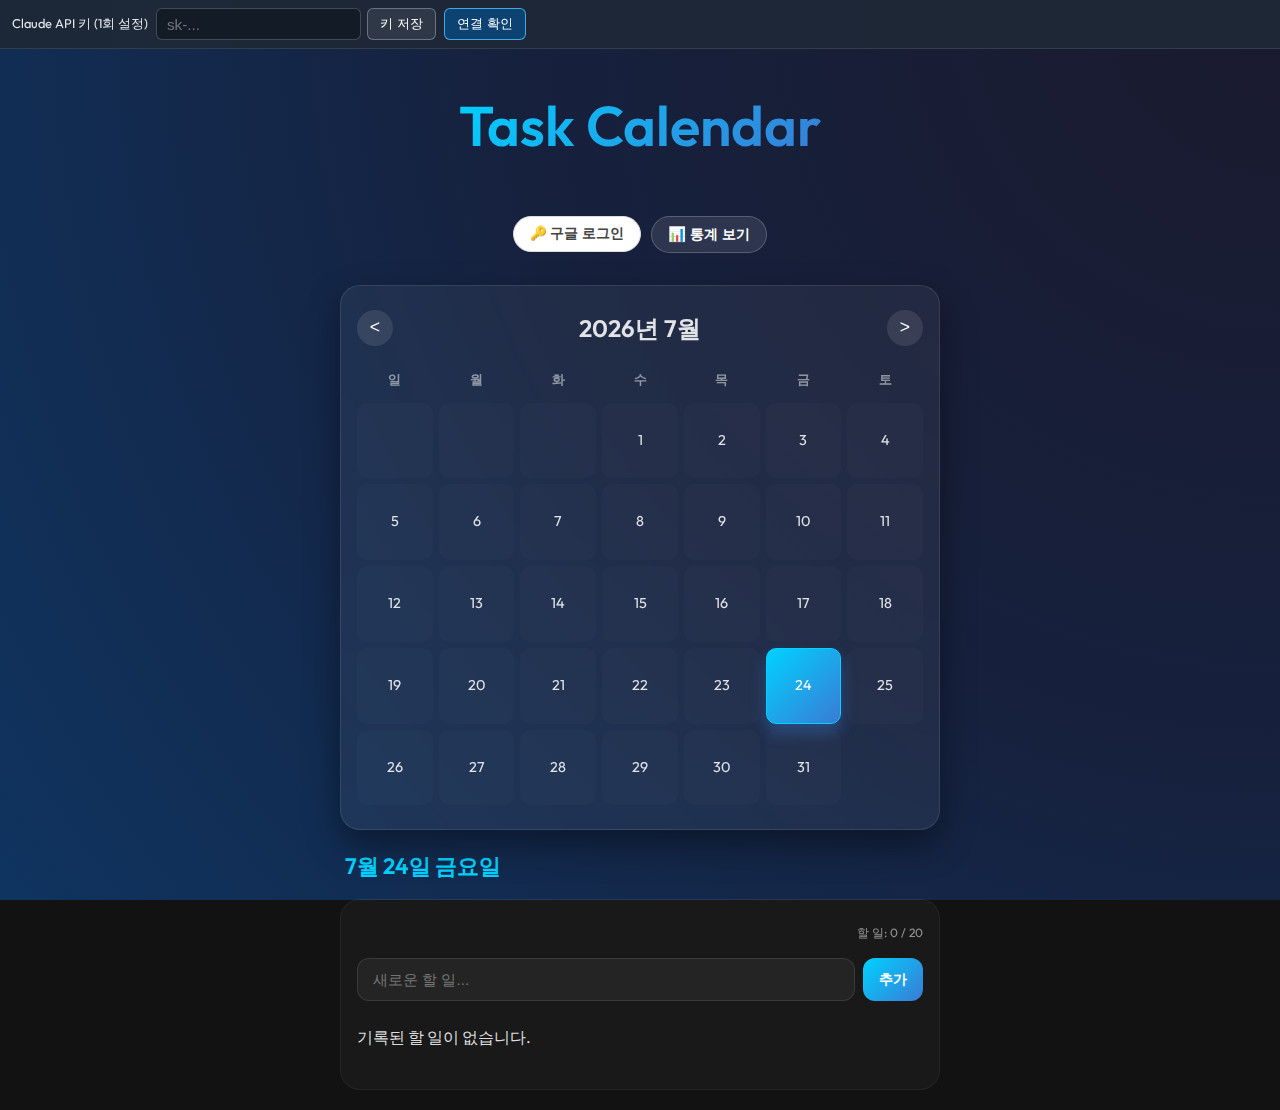
<file: index.html>
<!doctype html>
<html lang="en">

<head>
  <meta charset="UTF-8" />
  <link rel="icon" type="image/svg+xml" href="/vite.svg" />
  <meta name="viewport" content="width=device-width, initial-scale=1.0" />
  <title>Premium Task Calendar</title>
  <link rel="manifest" href="/manifest.json" />
  <meta name="theme-color" content="#3a7bd5" />
  <script type="module" crossorigin src="/assets/index-D6skZGUf.js"></script>
  <link rel="stylesheet" crossorigin href="/assets/index-nfgOXq_J.css">
</head>

<body>
  <div id="root"></div>
  <script>
    // 기존 "통계 보기" 버튼 동작(리포트 팝업)은 그대로 두고,
    // 리포트 팝업이 열렸을 때에만 팝업 안에 AI 인사이트 영역을 주입한다.
    window.addEventListener('DOMContentLoaded', function () {
      var aiInsightsArmed = false;
      var aiInsightsAttached = false;

      // 메인 페이지(index)에 API 키 입력 영역 추가 — 연결 후 통계 보기에서 바로 제언 확인
      (function addMainPageKeyPanel() {
        var panel = document.createElement('div');
        panel.id = 'ai-key-panel';
        panel.style.cssText = 'position:fixed;top:0;left:0;right:0;z-index:1000;padding:8px 12px;' +
          'background:rgba(30,40,55,0.95);border-bottom:1px solid rgba(255,255,255,0.1);' +
          'display:flex;flex-wrap:wrap;align-items:center;gap:8px;font-size:0.8rem;';
        panel.innerHTML = ''
          + '<span style="color:rgba(255,255,255,0.9);white-space:nowrap;">Claude API 키 (1회 설정)</span>'
          + '<span id="ai-key-input-wrap" style="display:flex;flex:1;min-width:0;max-width:280px;gap:6px;">'
          + '  <input type="password" id="ai-key-input-main" placeholder="sk-..." '
          + '    style="flex:1;min-width:0;padding:6px 10px;border-radius:6px;'
          + '    border:1px solid rgba(255,255,255,0.2);background:rgba(0,0,0,0.3);color:#fff;outline:none;" />'
          + '  <button type="button" id="ai-key-save-main" style="padding:6px 12px;border-radius:6px;'
          + '    border:1px solid rgba(255,255,255,0.3);background:rgba(255,255,255,0.08);color:#fff;cursor:pointer;">키 저장</button>'
          + '</span>'
          + '<button type="button" id="ai-key-test-main" style="padding:6px 12px;border-radius:6px;'
          + '  border:1px solid rgba(79,195,247,0.8);background:rgba(1,87,155,0.6);color:#fff;cursor:pointer;">연결 확인</button>'
          + '<span id="ai-key-status-main" style="color:rgba(255,255,255,0.6);font-size:0.75rem;"></span>';
        document.body.insertBefore(panel, document.body.firstChild);
        document.body.style.paddingTop = '46px';

        var keyInput = document.getElementById('ai-key-input-main');
        var keyInputWrap = document.getElementById('ai-key-input-wrap');
        var keySave = document.getElementById('ai-key-save-main');
        var keyTest = document.getElementById('ai-key-test-main');
        var statusEl = document.getElementById('ai-key-status-main');
        function setStatus(txt, isErr) {
          statusEl.textContent = txt || '';
          statusEl.style.color = isErr ? '#ff8a80' : 'rgba(255,255,255,0.7)';
        }
        function setKeyPanelConnected(connected) {
          if (keyInputWrap) keyInputWrap.style.display = connected ? 'none' : 'flex';
          if (connected) {
            keyInput.value = '';
            setStatus('Claude API가 연결되어 있습니다.', false);
          } else {
            setStatus('', false);
          }
        }
        // 페이지 로드 시에는 입력창을 숨기지 않음. (저장된 키가 무효할 수 있어 연결 실패 시에도 입력창이 보여야 함)
        // '키 저장' 또는 '연결 확인' 성공 시에만 입력창 숨김
        fetch('api.php?action=checkClaudeKey')
          .then(function (r) { return r.json(); })
          .then(function (d) {
            if (d && d.success && d.data && d.data.configured) {
              setStatus('저장된 키가 있습니다. 연결 확인을 눌러 검증하세요.', false);
            }
          })
          .catch(function () {});
        keySave.addEventListener('click', function () {
          var v = (keyInput.value || '').trim();
          if (!v) { setStatus('키를 입력해 주세요.', true); return; }
          keySave.disabled = true;
          setStatus('저장 중...', false);
          fetch('api.php?action=saveClaudeKey', {
            method: 'POST',
            headers: { 'Content-Type': 'application/json' },
            body: JSON.stringify({ apiKey: v })
          })
            .then(function (r) { return r.json(); })
            .then(function (d) {
              if (d && d.success) {
                setStatus('저장됨. 통계 보기에서 제언을 확인하세요.', false);
                setKeyPanelConnected(true);
              } else { setStatus((d && d.message) || '저장 실패', true); }
            })
            .catch(function () { setStatus('통신 오류', true); })
            .finally(function () { keySave.disabled = false; });
        });
        keyTest.addEventListener('click', function () {
          var v = (keyInput.value || '').trim();
          keyTest.disabled = true;
          setStatus('확인 중...', false);
          fetch('api.php?action=testClaudeKey', {
            method: 'POST',
            headers: { 'Content-Type': 'application/json' },
            body: JSON.stringify(v ? { apiKey: v } : {})
          })
            .then(function (r) { return r.json(); })
            .then(function (d) {
              if (d && d.success) {
                setStatus(d.message || '연결됨', false);
                setKeyPanelConnected(true);
              } else { setStatus((d && d.message) || '연결 실패', true); }
            })
            .catch(function () { setStatus('통신 오류', true); })
            .finally(function () { keyTest.disabled = false; });
        });
      })();

      function isReportModal(node) {
        if (!node || node.nodeType !== 1 || node.id === 'root' || node === document.body) return false;
        var text = (node.textContent || '').trim();
        return text.indexOf('리포트') !== -1
          && text.indexOf('이번 달 달성률') !== -1
          && text.indexOf('일간 달성률 추이') !== -1
          && text.indexOf('남은 할 일 목록') !== -1;
      }

      function scanAndEnhance() {
        if (!aiInsightsArmed || aiInsightsAttached) return;

        var allDivs = document.querySelectorAll('div');
        var candidates = [];
        for (var i = 0; i < allDivs.length; i++) {
          var node = allDivs[i];
          if (node.parentElement === document.body) continue;
          if (node.getAttribute('data-ai-insights-attached') === '1') continue;
          if (isReportModal(node)) candidates.push(node);
        }
        // 팝업창 안쪽에 붙이기 위해, 리포트 내용을 가진 div 중 가장 안쪽(innermost) 노드만 사용
        var modalRoot = null;
        for (var j = 0; j < candidates.length; j++) {
          var c = candidates[j];
          var hasDescendantMatch = false;
          var descendants = c.querySelectorAll('div');
          for (var k = 0; k < descendants.length; k++) {
            if (candidates.indexOf(descendants[k]) !== -1) {
              hasDescendantMatch = true;
              break;
            }
          }
          if (!hasDescendantMatch) {
            modalRoot = c;
            break;
          }
        }
        if (!modalRoot) modalRoot = candidates[0];
        if (!modalRoot) return;

        attachAiBox(modalRoot);
        modalRoot.setAttribute('data-ai-insights-attached', '1');
        aiInsightsAttached = true;
      }

      function attachAiBox(modalRoot) {
        var box = document.createElement('div');
        box.className = 'ai-insights-root';
        box.style.marginTop = '16px';
        box.style.padding = '12px';
        box.style.borderRadius = '10px';
        box.style.border = '1px solid rgba(255,255,255,0.08)';
        box.style.background = 'rgba(0,0,0,0.2)';
        box.style.backdropFilter = 'blur(6px)';
        box.style.color = 'rgba(255,255,255,0.9)';

        box.innerHTML = ''
          + '<div style="margin-bottom:6px;">'
          + '  <div style="font-size:0.95rem;font-weight:600;display:flex;align-items:center;gap:6px;">'
          + '    <span style="font-size:1rem;">✨</span>'
          + '    <span>AI 기반 남은 할 일 제언</span>'
          + '  </div>'
          + '</div>'
          + '<p style="margin:0 0 8px 0;font-size:0.8rem;color:rgba(255,255,255,0.7);">'
          + '메인 화면에서 API 키를 연결한 후, 통계 보기 시 자동으로 제언을 불러옵니다.'
          + '</p>'
          + '<div class="ai-insights-message"'
          + '     style="display:none;margin-top:6px;font-size:0.8rem;padding:6px 8px;border-radius:6px;'
          + '            background:rgba(3,155,229,0.1);color:#81d4fa;"></div>'
          + '<div class="ai-insights-result" style="display:none;margin-top:8px;font-size:0.82rem;line-height:1.5;">'
          + '  <div style="margin-bottom:4px;"><strong>요약</strong><br><span data-ai="summary"></span></div>'
          + '  <div style="margin-bottom:4px;"><strong>의미론적 패턴</strong><br><span data-ai="semantic"></span></div>'
          + '  <div style="margin-bottom:4px;"><strong>인지 부하 유형</strong><br><span data-ai="cognitive"></span></div>'
          + '  <div style="margin-bottom:4px;"><strong>병목 분석</strong><br><span data-ai="bottleneck"></span></div>'
          + '  <div style="margin-bottom:4px;"><strong>개선 대책 1</strong><br><span data-ai="plan1"></span></div>'
          + '  <div style="margin-bottom:4px;"><strong>개선 대책 2</strong><br><span data-ai="plan2"></span></div>'
          + '  <div style="margin-bottom:0;"><strong>동기부여 문구</strong><br><span data-ai="quote"></span></div>'
          + '</div>'
          + '<div class="ai-insights-footer" style="margin-top:16px;padding-top:12px;border-top:1px solid rgba(255,255,255,0.1);'
          + '  display:flex;gap:8px;justify-content:flex-end;align-items:center;">'
          + '  <button type="button" class="ai-insights-retry" style="display:none;padding:6px 14px;border-radius:6px;'
          + '    border:1px solid rgba(79,195,247,0.6);background:rgba(1,87,155,0.4);'
          + '    color:#81d4fa;font-size:0.8rem;cursor:pointer;">다시 시도</button>'
          + '  <span class="ai-insights-confirm-slot"></span>'
          + '</div>';

        // 팝업 전체(윗부분~맨 아래 버튼)가 한 스크롤로 보이도록: 모달 콘텐츠에 max-height + overflow-y 적용
        var scrollHost = modalRoot;
        var hostStyle = scrollHost.style;
        hostStyle.maxHeight = '90vh';
        hostStyle.overflowY = 'auto';
        hostStyle.overflowX = 'hidden';
        scrollHost.appendChild(box);

        // 알림 테스트 버튼 제거, 확인 버튼은 맨 아래(푸터)로 이동
        (function moveReportButtons() {
          var confirmSlot = box.querySelector('.ai-insights-confirm-slot');
          function walk(parent, fn) {
            var nodes = parent.querySelectorAll('button, a[role="button"], [role="button"]');
            for (var i = 0; i < nodes.length; i++) {
              if (box.contains(nodes[i])) continue;
              fn(nodes[i]);
            }
          }
          walk(modalRoot, function (el) {
            var txt = (el.textContent || '').trim();
            if (txt.indexOf('알림 테스트') !== -1) {
              el.parentNode && el.parentNode.removeChild(el);
            } else if (txt.indexOf('확인') !== -1 && confirmSlot && confirmSlot.childNodes.length === 0) {
              el.parentNode && el.parentNode.removeChild(el);
              confirmSlot.appendChild(el);
            }
          });
        })();

        var msg = box.querySelector('.ai-insights-message');
        var retryBtn = box.querySelector('.ai-insights-retry');
        var res = box.querySelector('.ai-insights-result');

        function showMsg(text, isError) {
          if (!msg) return;
          msg.textContent = text;
          msg.style.display = 'block';
          msg.style.background = isError
            ? 'rgba(239,83,80,0.15)'
            : 'rgba(3,155,229,0.15)';
          msg.style.color = isError ? '#ff8a80' : '#81d4fa';
          if (retryBtn) retryBtn.style.display = isError ? 'inline-block' : 'none';
        }

        function runInsights() {
          showMsg('제언을 불러오는 중입니다...', false);
          if (res) res.style.display = 'none';
          fetch('api.php?action=generateInsights', {
            method: 'POST',
            headers: { 'Content-Type': 'application/json' },
            body: JSON.stringify({})
          })
            .then(function (r) { return r.json(); })
            .then(function (data) {
              if (!data || !data.success) {
                showMsg((data && data.message) || '제언을 불러오지 못했습니다. 아래 "다시 시도"를 눌러 주세요.', true);
                return;
              }
              showMsg('제언을 불러왔습니다.', false);
              if (!res) return;
              var stored = data.data && data.data.stored ? data.data.stored : {};
              function norm(s) {
                return (s || '').replace(/\\\\n/g, '\\n').replace(/\\n/g, '\\n');
              }
              res.querySelector('[data-ai="summary"]').textContent   = norm(stored.summary_text);
              res.querySelector('[data-ai="semantic"]').textContent  = norm(stored.semantic_pattern);
              res.querySelector('[data-ai="cognitive"]').textContent = norm(stored.cognitive_load_type);
              res.querySelector('[data-ai="bottleneck"]').textContent= norm(stored.bottleneck_analysis);
              res.querySelector('[data-ai="plan1"]').textContent     = norm(stored.action_plan_1);
              res.querySelector('[data-ai="plan2"]').textContent     = norm(stored.action_plan_2);
              res.querySelector('[data-ai="quote"]').textContent     = norm(stored.motivation_quote);
              res.style.display = 'block';
            })
            .catch(function () {
              showMsg('서버 통신에 실패했습니다.', true);
            });
        }

        if (retryBtn) {
          retryBtn.addEventListener('click', function () { runInsights(); });
        }
        runInsights();
      }

      // "통계 보기" 버튼을 눌렀을 때만 AI 박스를 활성화
      document.body.addEventListener('click', function (e) {
        var el = e.target;
        while (el && el !== document.body) {
          var role = el.getAttribute && el.getAttribute('role');
          if (el.tagName === 'BUTTON' || el.tagName === 'A' || role === 'button') {
            var text = (el.textContent || '').trim();
            if (text.indexOf('통계 보기') !== -1) {
              aiInsightsArmed = true;
              aiInsightsAttached = false;
              // 팝업 DOM이 그려진 뒤에 스캔
              setTimeout(scanAndEnhance, 80);
              break;
            }
          }
          el = el.parentElement;
        }
      }, true);

      // 모달이 열릴 때마다 감지
      var observer = new MutationObserver(function () {
        scanAndEnhance();
      });
      observer.observe(document.body, { childList: true, subtree: true });
      // 초기 스캔
      scanAndEnhance();
    });
  </script>
</body>

</html>
</file>
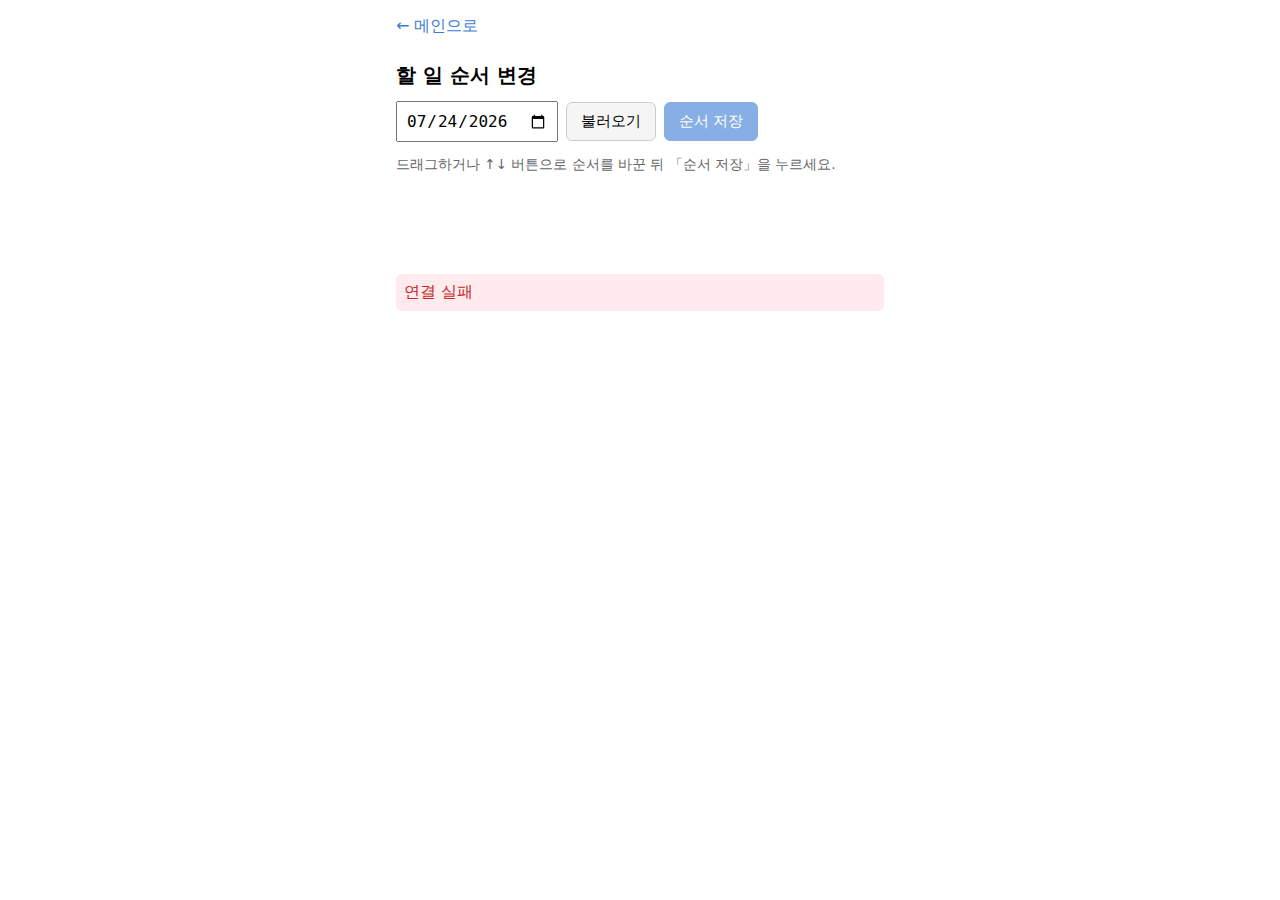
<file: reorder.html>
<!DOCTYPE html>
<html lang="ko">
<head>
  <meta charset="UTF-8" />
  <meta name="viewport" content="width=device-width, initial-scale=1.0" />
  <title>할 일 순서 변경</title>
  <style>
    * { box-sizing: border-box; }
    body { font-family: system-ui, sans-serif; max-width: 520px; margin: 0 auto; padding: 16px; }
    h1 { font-size: 1.25rem; margin-bottom: 12px; }
    .toolbar { display: flex; gap: 8px; align-items: center; margin-bottom: 12px; flex-wrap: wrap; }
    input[type="date"] { padding: 8px; font-size: 1rem; }
    button { padding: 8px 14px; cursor: pointer; font-size: 0.95rem; border-radius: 6px; border: 1px solid #ccc; background: #f5f5f5; }
    button.primary { background: #3a7bd5; color: #fff; border-color: #3a7bd5; }
    button:disabled { opacity: 0.6; cursor: not-allowed; }
    ul { list-style: none; padding: 0; margin: 0; min-height: 80px; }
    li { display: flex; align-items: center; gap: 6px; padding: 10px 12px; margin-bottom: 6px; background: #f9f9f9; border-radius: 8px; border: 1px solid #eee; user-select: none; -webkit-user-select: none; }
    li.dragging { opacity: 0.5; background: #e3f2fd; border-color: #3a7bd5; }
    li.drag-over { border-color: #3a7bd5; background: #e8f0fe; }
    .drag-handle { cursor: grab; padding: 4px 6px; color: #666; font-size: 1.1rem; flex-shrink: 0; }
    .drag-handle:active { cursor: grabbing; }
    .order-btns { display: flex; flex-direction: column; gap: 2px; flex-shrink: 0; }
    .order-btns button { padding: 2px 8px; font-size: 0.85rem; line-height: 1.2; }
    .item-text { flex: 1; min-width: 0; }
    .item-done { text-decoration: line-through; color: #888; }
    .msg { margin-top: 12px; padding: 8px; border-radius: 6px; }
    .msg.ok { background: #e8f5e9; color: #2e7d32; }
    .msg.err { background: #ffebee; color: #c62828; }
    .back { display: inline-block; margin-bottom: 12px; color: #3a7bd5; text-decoration: none; }
    .hint { font-size: 0.85rem; color: #666; margin-bottom: 8px; }
  </style>
</head>
<body>
  <a class="back" href="index.html">← 메인으로</a>
  <h1>할 일 순서 변경</h1>
  <div class="toolbar">
    <input type="date" id="date" />
    <button type="button" id="btnLoad">불러오기</button>
    <button type="button" id="btnSave" class="primary" disabled>순서 저장</button>
  </div>
  <p class="hint">드래그하거나 ↑↓ 버튼으로 순서를 바꾼 뒤 「순서 저장」을 누르세요.</p>
  <ul id="list"></ul>
  <div id="msg" class="msg" style="display:none;"></div>

  <script>
    (function () {
      const API = 'api.php';
      const dateEl = document.getElementById('date');
      const listEl = document.getElementById('list');
      const btnLoad = document.getElementById('btnLoad');
      const btnSave = document.getElementById('btnSave');
      const msgEl = document.getElementById('msg');

      function today() {
        const d = new Date();
        return d.getFullYear() + '-' + String(d.getMonth() + 1).padStart(2, '0') + '-' + String(d.getDate()).padStart(2, '0');
      }

      function showMsg(text, isError) {
        msgEl.textContent = text;
        msgEl.className = 'msg ' + (isError ? 'err' : 'ok');
        msgEl.style.display = 'block';
        setTimeout(function () { msgEl.style.display = 'none'; }, 4000);
      }

      let items = [];
      let draggedIndex = null;

      dateEl.value = today();

      function getDate() {
        return dateEl.value || today();
      }

      function findLiIndex(node) {
        var el = node;
        while (el && el !== listEl) {
          if (el.tagName === 'LI' && el.dataset.index !== undefined) return parseInt(el.dataset.index, 10);
          el = el.parentNode;
        }
        return -1;
      }

      function clearDragOverClass() {
        var lis = listEl.querySelectorAll('li.drag-over');
        for (var i = 0; i < lis.length; i++) lis[i].classList.remove('drag-over');
      }

      // 리스트 컨테이너에 드래그/드롭 한 번만 등록
      listEl.addEventListener('dragstart', function (e) {
        var li = e.target;
        while (li && li !== listEl && li.tagName !== 'LI') li = li.parentNode;
        if (!li || li.tagName !== 'LI') return;
        var idx = parseInt(li.dataset.index, 10);
        if (isNaN(idx)) return;
        draggedIndex = idx;
        e.dataTransfer.effectAllowed = 'move';
        e.dataTransfer.setData('text/plain', String(idx));
        e.dataTransfer.dropEffect = 'move';
        li.classList.add('dragging');
      });

      listEl.addEventListener('dragend', function (e) {
        var li = e.target;
        while (li && li !== listEl && li.tagName !== 'LI') li = li.parentNode;
        if (li) li.classList.remove('dragging');
        draggedIndex = null;
        clearDragOverClass();
      });

      listEl.addEventListener('dragenter', function (e) {
        e.preventDefault();
        e.dataTransfer.dropEffect = 'move';
        var idx = findLiIndex(e.target);
        if (idx >= 0) {
          clearDragOverClass();
          var lis = listEl.querySelectorAll('li');
          if (lis[idx]) lis[idx].classList.add('drag-over');
        }
      });

      listEl.addEventListener('dragover', function (e) {
        e.preventDefault();
        e.dataTransfer.dropEffect = 'move';
      });

      listEl.addEventListener('drop', function (e) {
        e.preventDefault();
        clearDragOverClass();
        if (draggedIndex === null) return;
        var dropEl = document.elementFromPoint(e.clientX, e.clientY);
        var dropIdx = dropEl ? findLiIndex(dropEl) : -1;
        if (dropIdx < 0 || dropIdx === draggedIndex) return;
        moveItem(draggedIndex, dropIdx);
        draggedIndex = null;
      });

      listEl.addEventListener('dragleave', function (e) {
        if (!listEl.contains(e.relatedTarget)) clearDragOverClass();
      });

      function moveItem(from, to) {
        var t = items[from];
        items.splice(from, 1);
        items.splice(to, 0, t);
        render();
      }

      function moveUp(i) {
        if (i <= 0) return;
        moveItem(i, i - 1);
      }

      function moveDown(i) {
        if (i >= items.length - 1) return;
        moveItem(i, i + 1);
      }

      function escapeHtml(s) {
        var div = document.createElement('div');
        div.textContent = s;
        return div.innerHTML;
      }

      function render() {
        listEl.innerHTML = '';
        items.forEach(function (item, i) {
          var li = document.createElement('li');
          li.dataset.index = String(i);
          li.draggable = true;
          li.setAttribute('role', 'button');
          li.tabIndex = 0;
          li.innerHTML =
            '<span class="drag-handle" aria-label="드래그">⋮⋮</span>' +
            '<div class="order-btns">' +
              '<button type="button" class="btnUp" title="위로">↑</button>' +
              '<button type="button" class="btnDown" title="아래로">↓</button>' +
            '</div>' +
            '<span class="item-text ' + (item.completed ? 'item-done' : '') + '">' + escapeHtml(item.text) + '</span>';

          li.querySelector('.btnUp').onclick = function (ev) { ev.preventDefault(); ev.stopPropagation(); moveUp(i); };
          li.querySelector('.btnDown').onclick = function (ev) { ev.preventDefault(); ev.stopPropagation(); moveDown(i); };

          listEl.appendChild(li);
        });
        btnSave.disabled = items.length === 0;
      }

      btnLoad.addEventListener('click', function () {
        btnLoad.disabled = true;
        fetch(API + '?action=get&date=' + encodeURIComponent(getDate()))
          .then(function (r) { return r.json(); })
          .then(function (res) {
            if (res.success && Array.isArray(res.data)) {
              items = res.data.map(function (t) { return { id: t.id, text: t.text, completed: !!t.completed }; });
              render();
              showMsg('목록을 불러왔습니다.');
            } else {
              items = [];
              render();
              showMsg(res.message || '불러오기 실패', true);
            }
          })
          .catch(function () { showMsg('연결 실패', true); })
          .finally(function () { btnLoad.disabled = false; });
      });

      btnSave.addEventListener('click', function () {
        if (items.length === 0) return;
        btnSave.disabled = true;
        fetch(API + '?action=save', {
          method: 'POST',
          headers: { 'Content-Type': 'application/json' },
          body: JSON.stringify({ date: getDate(), todos: items })
        })
          .then(function (r) { return r.json(); })
          .then(function (res) {
            if (res.success) {
              showMsg('순서가 저장되었습니다.');
              if (res.data && res.data.length) items = res.data;
              render();
            } else {
              showMsg(res.message || '저장 실패', true);
            }
          })
          .catch(function () { showMsg('저장 연결 실패', true); })
          .finally(function () { btnSave.disabled = false; });
      });

      btnLoad.click();
    })();
  </script>
</body>
</html>
</file>
<file: assets/index-nfgOXq_J.css>
@import"https://fonts.googleapis.com/css2?family=Outfit:wght@300;400;600&display=swap";:root{font-family:Outfit,system-ui,-apple-system,sans-serif;line-height:1.5;font-weight:400;color-scheme:dark;color:#ffffffde;background:radial-gradient(circle at top right,#1a1a2e,#16213e,#0f3460);background-attachment:fixed;min-height:100vh}body{margin:0;display:flex;justify-content:center;padding:20px 10px}#root{width:100%;max-width:600px}h1{font-size:clamp(2rem,8vw,3.5rem);background:linear-gradient(135deg,#00d2ff,#3a7bd5);-webkit-background-clip:text;background-clip:text;-webkit-text-fill-color:transparent;margin-bottom:2rem;font-weight:600;text-align:center}.app-header{display:flex;flex-direction:column;align-items:center;gap:1rem;margin-bottom:2rem}.stats-trigger{background:#ffffff1a;border:1px solid rgba(255,255,255,.2);color:#fff;padding:8px 16px;border-radius:20px;cursor:pointer;transition:all .3s ease;font-weight:600;font-size:.9rem}.stats-trigger:hover{background:#3a7bd54d;border-color:#3a7bd5;transform:translateY(-2px)}.main-layout{display:flex;flex-direction:column;gap:20px;align-items:center;width:100%}.calendar-section{width:100%;box-sizing:border-box;background:#ffffff0d;backdrop-filter:blur(12px);-webkit-backdrop-filter:blur(12px);border:1px solid rgba(255,255,255,.1);border-radius:20px;padding:1.5rem 1rem;box-shadow:0 15px 35px #0006}.calendar-header{display:flex;justify-content:space-between;align-items:center;margin-bottom:1.5rem}.calendar-header h2{margin:0;font-weight:600;font-size:clamp(1.1rem,4vw,1.5rem)}.calendar-header button{background:#ffffff1a;border:none;color:#fff;width:36px;height:36px;border-radius:50%;cursor:pointer;transition:all .3s ease;font-size:1.1rem;display:flex;align-items:center;justify-content:center}.calendar-header button:hover{background:#3a7bd5;transform:scale(1.1)}.calendar-grid{display:grid;grid-template-columns:repeat(7,1fr);gap:6px}.weekday{text-align:center;font-weight:600;color:#ffffff80;padding-bottom:8px;font-size:.8rem}.calendar-day{aspect-ratio:1;display:flex;flex-direction:column;align-items:center;justify-content:center;cursor:pointer;border-radius:10px;transition:all .3s cubic-bezier(.4,0,.2,1);position:relative;background:#ffffff05;border:1px solid transparent;font-size:.9rem}.calendar-day:hover:not(.empty){background:#ffffff1a;border-color:#3a7bd580}.calendar-day.selected{background:linear-gradient(135deg,#00d2ff,#3a7bd5);color:#fff;box-shadow:0 8px 15px #3a7bd566}.calendar-day.today{border:1px solid #00d2ff}.task-dot{width:4px;height:4px;background:#00d2ff;border-radius:50%;position:absolute;bottom:6px}.selected .task-dot{background:#fff}.todo-section{width:100%;display:flex;flex-direction:column;gap:15px}.todo-section h3{margin:0;font-size:clamp(1.1rem,4vw,1.4rem);color:#00d2ff;font-weight:600;padding:0 5px}.todo-container{background:#ffffff08;border-radius:20px;padding:1.5rem 1rem;border:1px solid rgba(255,255,255,.05)}.stats{text-align:right;font-size:.75rem;opacity:.6;margin-bottom:1rem}.input-wrapper{position:relative;margin-bottom:1.5rem}.input-group{display:flex;gap:8px}input{flex:1;padding:12px 15px;border-radius:12px;border:1px solid rgba(255,255,255,.1);background:#ffffff0d;color:#fff;font-size:.95rem;transition:all .3s ease;min-width:0}input:focus{outline:none;border-color:#3a7bd5;box-shadow:0 0 15px #3a7bd533}.add-btn{padding:0 16px;border-radius:12px;border:none;background:linear-gradient(135deg,#00d2ff,#3a7bd5);color:#fff;font-weight:600;cursor:pointer;transition:all .3s ease;font-size:.9rem;white-space:nowrap}.suggestions-list{position:absolute;top:100%;left:0;right:0;background:#141e30fa;-webkit-backdrop-filter:blur(15px);backdrop-filter:blur(15px);border:1px solid rgba(255,255,255,.1);border-radius:12px;margin-top:8px;padding:6px 0;list-style:none;z-index:1000;max-height:150px;overflow-y:auto;box-shadow:0 15px 30px #00000080}.suggestion-item{padding:10px 15px;cursor:pointer;font-size:.9rem;color:#ffffffb3;text-align:left}.suggestion-item:hover{background:#3a7bd533;color:#fff}.todo-list{list-style:none;padding:0;margin:0}.todo-item{display:flex;align-items:center;justify-content:space-between;padding:12px 15px;background:#ffffff08;border-radius:12px;margin-bottom:10px;border:1px solid transparent;animation:slideIn .4s ease-out forwards;touch-action:none}.todo-item.dragging{background:#3a7bd533;border:1px solid rgba(58,123,213,.4);box-shadow:0 10px 20px #0000004d;z-index:1000}.drag-handle{cursor:grab;color:#ffffff4d;font-size:1.1rem;padding:0 5px;margin-right:8px;-webkit-user-select:none;user-select:none}.todo-content{display:flex;align-items:center;gap:12px;flex:1;cursor:pointer;text-align:left;min-width:0}.todo-content span{font-size:.95rem;overflow:hidden;text-overflow:ellipsis;white-space:nowrap}.checkbox{width:20px;height:20px;border:2px solid rgba(255,255,255,.2);border-radius:5px;display:flex;align-items:center;justify-content:center;font-size:12px;flex-shrink:0}.checkbox.checked{background:#00d2ff;border-color:#00d2ff;color:#fff}.todo-item.completed span{text-decoration:line-through;opacity:.5}.delete-btn{background:#ff2e631a;border:none;color:#ff2e63;padding:6px 10px;border-radius:8px;font-size:.8rem;margin-left:10px}.modal-overlay{position:fixed;inset:0;background:#000c;-webkit-backdrop-filter:blur(8px);backdrop-filter:blur(8px);display:flex;align-items:center;justify-content:center;z-index:2000;padding:20px}.modal-content{background:#1a1a2e;width:100%;max-width:500px;border-radius:25px;border:1px solid rgba(255,255,255,.1);box-shadow:0 25px 50px #00000080;padding:2rem;animation:modalFadeIn .3s ease-out}@keyframes modalFadeIn{0%{opacity:0;transform:scale(.95)}to{opacity:1;transform:scale(1)}}.modal-header{display:flex;justify-content:space-between;align-items:center;margin-bottom:2rem}.modal-header h2{margin:0;font-size:1.5rem;background:linear-gradient(135deg,#00d2ff,#3a7bd5);-webkit-background-clip:text;background-clip:text;-webkit-text-fill-color:transparent}.close-btn{background:none;border:none;color:#fff;font-size:2rem;cursor:pointer;opacity:.5;transition:.3s}.close-btn:hover{opacity:1}.modal-scroll-area{max-height:60vh;overflow-y:auto;padding-right:10px;margin:-1rem 0;padding:1rem 0}.modal-scroll-area::-webkit-scrollbar{width:4px}.modal-scroll-area::-webkit-scrollbar-thumb{background:#ffffff1a;border-radius:10px}.stats-summary{display:flex;flex-direction:column;gap:1.5rem;margin-bottom:2rem}.stat-card{background:#ffffff0d;padding:1.5rem;border-radius:20px;text-align:center}.stat-label{display:block;font-size:.9rem;opacity:.6;margin-bottom:.5rem}.stat-value{display:block;font-size:2.5rem;font-weight:700;color:#00d2ff;margin-bottom:1rem}.progress-bar-bg{width:100%;height:8px;background:#ffffff1a;border-radius:4px;overflow:hidden}.progress-bar-fill{height:100%;background:linear-gradient(90deg,#00d2ff,#3a7bd5);transition:width .5s ease-out}.stat-grid{display:grid;grid-template-columns:1fr 1fr;gap:1rem}.stat-mini-card{background:#ffffff08;padding:1rem;border-radius:15px;text-align:center}.mini-label{display:block;font-size:.8rem;opacity:.5;margin-bottom:.3rem}.mini-value{font-size:1.2rem;font-weight:600}.daily-stats-section{margin-bottom:2.5rem}.daily-stats-section h3{font-size:1.1rem;margin-bottom:1rem;opacity:.8}.daily-chart{display:flex;align-items:flex-end;gap:8px;height:120px;padding:10px 0;overflow-x:auto;border-bottom:1px solid rgba(255,255,255,.1)}.chart-bar-container{display:flex;flex-direction:column;align-items:center;flex:0 0 30px}.chart-bar-wrap{width:12px;height:100px;background:#ffffff0d;border-radius:6px;display:flex;align-items:flex-end;position:relative}.chart-bar{width:100%;background:#3a7bd5;border-radius:6px;transition:height .5s ease-out}.bar-tooltip{position:absolute;top:-25px;left:50%;transform:translate(-50%);font-size:.7rem;background:#3a7bd5;padding:2px 4px;border-radius:4px;opacity:0;transition:.3s}.chart-bar-wrap:hover .bar-tooltip{opacity:1}.bar-label{margin-top:8px;font-size:.7rem;opacity:.4}.remaining-tasks-section h3{font-size:1.1rem;margin-bottom:1.5rem;color:#ff4e50;display:flex;align-items:center;gap:8px}.remaining-list{display:flex;flex-direction:column;gap:1.2rem}.remaining-group{background:#ffffff08;padding:1rem;border-radius:15px;border-left:3px solid #ff4e50}.remaining-day-label{font-size:.85rem;font-weight:600;color:#ffffff80;margin-bottom:.6rem}.remaining-items{list-style:none;padding:0;margin:0;display:flex;flex-direction:column;gap:.4rem}.remaining-items li{font-size:.95rem;color:#fffc;padding-left:12px;position:relative}.remaining-items li:before{content:"•";position:absolute;left:0;color:#ff4e50}.modal-footer{margin-top:2rem;padding-top:1rem;border-top:1px solid rgba(255,255,255,.05);display:flex;gap:12px;justify-content:center}.test-notify-btn{background:#ffffff0d;border:1px solid rgba(255,255,255,.1);color:#fff;padding:12px 20px;border-radius:12px;font-weight:600;cursor:pointer;transition:.3s;font-size:.9rem}.test-notify-btn:hover{background:#ffffff1f;border-color:#fff3}.action-btn{background:linear-gradient(135deg,#00d2ff,#3a7bd5);border:none;color:#fff;padding:12px 40px;border-radius:12px;font-weight:600;cursor:pointer;transition:.3s}.header-actions{display:flex;gap:10px;align-items:center}.google-login-btn,.google-logout-btn{padding:8px 16px;border-radius:20px;font-size:.85rem;font-weight:600;cursor:pointer;transition:.3s;display:flex;align-items:center;gap:6px}.google-login-btn{background:#fff;color:#444;border:1px solid #ddd}.google-login-btn:hover{background:#f8f8f8;box-shadow:0 2px 8px #0000001a}.google-logout-btn{background:#ffffff0d;color:#ffffffb3;border:1px solid rgba(255,255,255,.1)}.sync-month-btn{background:linear-gradient(135deg,#fbc2eb,#a6c1ee);color:#444;border:none;padding:8px 16px;border-radius:20px;font-size:.85rem;font-weight:600;cursor:pointer;transition:.3s;display:flex;align-items:center;gap:6px}.sync-month-btn:hover{transform:translateY(-2px);box-shadow:0 4px 15px #a6c1ee66}.sync-month-btn:disabled{opacity:.5;cursor:not-allowed}.todo-actions{display:flex;gap:8px;align-items:center}.sync-calendar-btn{background:none;border:none;font-size:1.1rem;cursor:pointer;padding:4px;border-radius:6px;transition:.2s;opacity:.8}.sync-calendar-btn:hover{opacity:1;background:#ffffff26;transform:scale(1.1)}@keyframes slideIn{0%{opacity:0;transform:translate(10px)}to{opacity:1;transform:translate(0)}}::-webkit-scrollbar{width:4px}::-webkit-scrollbar-thumb{background:#ffffff1a;border-radius:10px}
</file>
